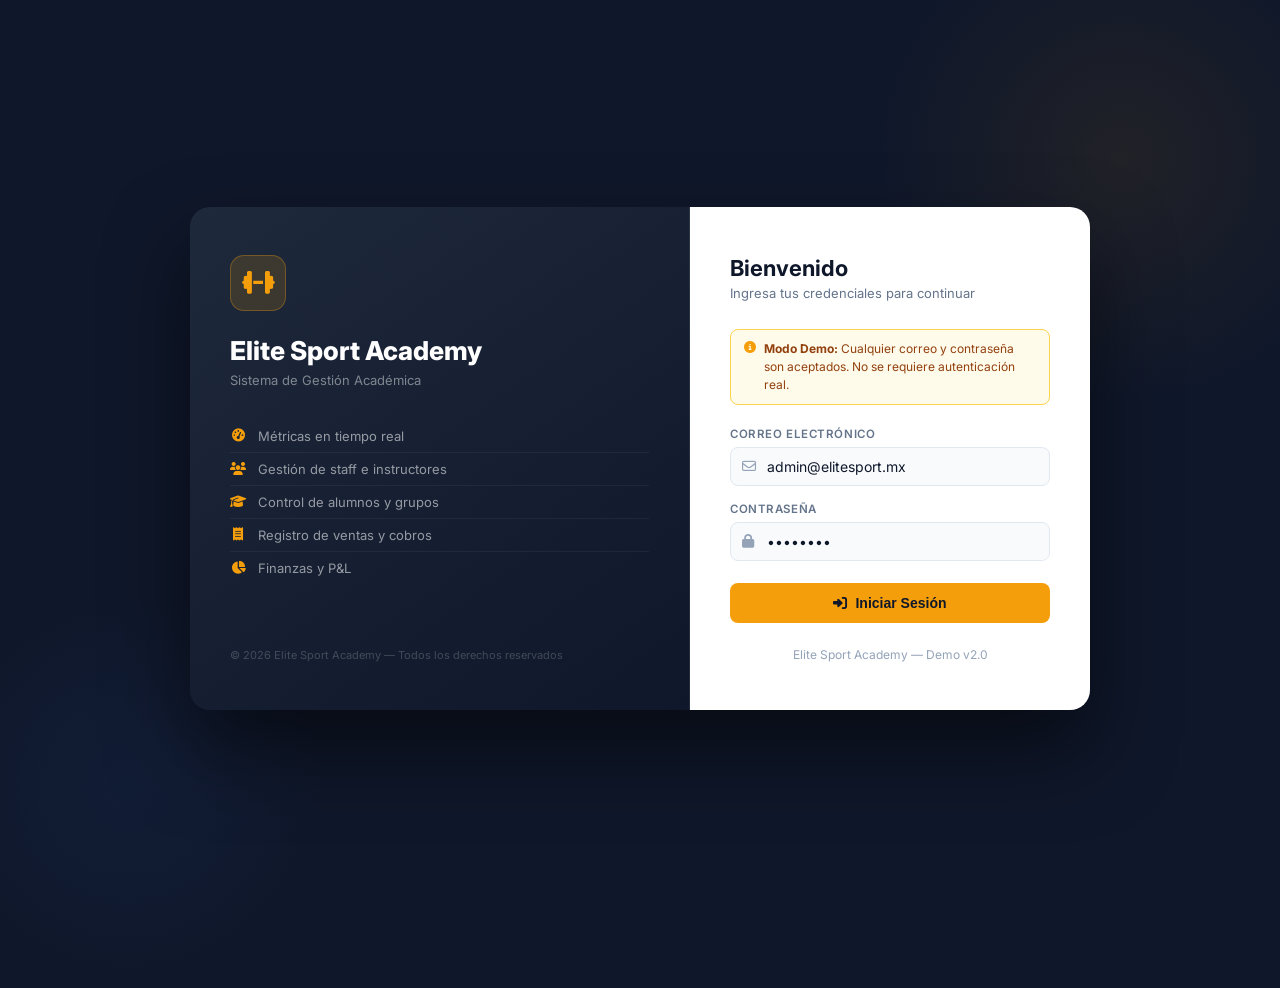
<file: index.html>
<!DOCTYPE html>
<html lang="es">
<head>
  <meta charset="UTF-8">
  <meta name="viewport" content="width=device-width, initial-scale=1.0">
  <title>Elite Sport Academy — Iniciar Sesión</title>
  <link rel="preconnect" href="https://fonts.googleapis.com">
  <link href="https://fonts.googleapis.com/css2?family=Inter:wght@400;500;600;700&display=swap" rel="stylesheet">
  <link rel="stylesheet" href="https://cdnjs.cloudflare.com/ajax/libs/font-awesome/6.5.0/css/all.min.css">
  <style>
    *, *::before, *::after { box-sizing: border-box; }
    body {
      font-family: 'Inter', sans-serif;
      background: #0F172A;
      min-height: 100vh;
      display: flex;
      align-items: center;
      justify-content: center;
      padding: 16px;
      position: relative;
      overflow: hidden;
    }

    /* Decorative background circles */
    body::before {
      content: '';
      position: absolute;
      width: 500px; height: 500px;
      border-radius: 50%;
      background: radial-gradient(circle, rgba(245,158,11,0.08) 0%, transparent 70%);
      top: -100px; right: -100px;
      pointer-events: none;
    }
    body::after {
      content: '';
      position: absolute;
      width: 400px; height: 400px;
      border-radius: 50%;
      background: radial-gradient(circle, rgba(59,130,246,0.06) 0%, transparent 70%);
      bottom: -80px; left: -80px;
      pointer-events: none;
    }

    .login-wrap {
      display: flex;
      width: 100%;
      max-width: 900px;
      border-radius: 20px;
      overflow: hidden;
      box-shadow: 0 40px 80px rgba(0,0,0,0.5);
      position: relative;
      z-index: 1;
    }

    /* Left panel */
    .login-brand {
      flex: 1;
      background: linear-gradient(145deg, #1E293B 0%, #0F172A 100%);
      padding: 48px 40px;
      display: flex;
      flex-direction: column;
      justify-content: space-between;
      border-right: 1px solid rgba(255,255,255,0.06);
    }

    .brand-top { }

    .brand-icon {
      width: 56px; height: 56px;
      background: rgba(245,158,11,0.15);
      border: 1px solid rgba(245,158,11,0.3);
      border-radius: 14px;
      display: flex;
      align-items: center;
      justify-content: center;
      margin-bottom: 24px;
    }
    .brand-icon i { font-size: 26px; color: #F59E0B; }

    .brand-name { font-size: 26px; font-weight: 800; color: #fff; margin: 0 0 6px; }
    .brand-tagline { font-size: 13px; color: rgba(255,255,255,0.45); margin: 0 0 32px; }

    .feature-list { list-style: none; padding: 0; margin: 0; }
    .feature-list li {
      display: flex;
      align-items: center;
      gap: 12px;
      color: rgba(255,255,255,0.55);
      font-size: 13px;
      padding: 8px 0;
      border-bottom: 1px solid rgba(255,255,255,0.05);
    }
    .feature-list li:last-child { border-bottom: none; }
    .feature-list li i { color: #F59E0B; width: 16px; text-align: center; font-size: 13px; }

    .brand-footer { font-size: 11px; color: rgba(255,255,255,0.2); margin-top: 40px; }

    /* Right panel — form */
    .login-form-wrap {
      flex: 0 0 400px;
      background: #fff;
      padding: 48px 40px;
      display: flex;
      flex-direction: column;
      justify-content: center;
    }

    .form-title { font-size: 22px; font-weight: 700; color: #0F172A; margin: 0 0 4px; }
    .form-subtitle { font-size: 13px; color: #64748B; margin: 0 0 28px; }

    .demo-notice {
      background: #FFFBEB;
      border: 1px solid #FCD34D;
      border-radius: 8px;
      padding: 10px 13px;
      font-size: 12px;
      color: #92400E;
      display: flex;
      align-items: flex-start;
      gap: 8px;
      margin-bottom: 22px;
      line-height: 1.5;
    }
    .demo-notice i { color: #F59E0B; margin-top: 1px; flex-shrink: 0; }

    .form-group { margin-bottom: 16px; }
    .form-group label { display: block; font-size: 11.5px; font-weight: 600; color: #64748B; margin-bottom: 6px; text-transform: uppercase; letter-spacing: 0.05em; }

    .input-wrap { position: relative; }
    .input-wrap i { position: absolute; left: 12px; top: 50%; transform: translateY(-50%); color: #94A3B8; font-size: 14px; }
    .input-wrap input {
      width: 100%;
      padding: 10px 12px 10px 36px;
      border: 1.5px solid #E2E8F0;
      border-radius: 8px;
      font-size: 14px;
      font-family: 'Inter', sans-serif;
      color: #0F172A;
      background: #F8FAFC;
      outline: none;
      transition: border-color 0.15s, box-shadow 0.15s;
    }
    .input-wrap input:focus { border-color: #F59E0B; box-shadow: 0 0 0 3px rgba(245,158,11,0.12); background: #fff; }

    .btn-login {
      width: 100%;
      padding: 12px;
      background: #F59E0B;
      color: #0F172A;
      font-weight: 700;
      font-size: 14px;
      border: none;
      border-radius: 8px;
      cursor: pointer;
      transition: background 0.15s, transform 0.1s;
      margin-top: 6px;
      display: flex;
      align-items: center;
      justify-content: center;
      gap: 8px;
    }
    .btn-login:hover { background: #D97706; }
    .btn-login:active { transform: scale(0.99); }

    .form-footer { text-align: center; margin-top: 24px; font-size: 12px; color: #94A3B8; }

    @media (max-width: 700px) {
      .login-brand { display: none; }
      .login-form-wrap { flex: 1; }
    }
  </style>
</head>
<body>
  <div class="login-wrap">
    <!-- Brand panel -->
    <div class="login-brand">
      <div class="brand-top">
        <div class="brand-icon"><i class="fa-solid fa-dumbbell"></i></div>
        <h1 class="brand-name">Elite Sport Academy</h1>
        <p class="brand-tagline">Sistema de Gestión Académica</p>
        <ul class="feature-list">
          <li><i class="fa-solid fa-gauge-high"></i> Métricas en tiempo real</li>
          <li><i class="fa-solid fa-users"></i> Gestión de staff e instructores</li>
          <li><i class="fa-solid fa-graduation-cap"></i> Control de alumnos y grupos</li>
          <li><i class="fa-solid fa-receipt"></i> Registro de ventas y cobros</li>
          <li><i class="fa-solid fa-chart-pie"></i> Finanzas y P&amp;L</li>
        </ul>
      </div>
      <div class="brand-footer">&copy; 2026 Elite Sport Academy — Todos los derechos reservados</div>
    </div>

    <!-- Form panel -->
    <div class="login-form-wrap">
      <h2 class="form-title">Bienvenido</h2>
      <p class="form-subtitle">Ingresa tus credenciales para continuar</p>

      <div class="demo-notice">
        <i class="fa-solid fa-circle-info"></i>
        <span><strong>Modo Demo:</strong> Cualquier correo y contraseña son aceptados. No se requiere autenticación real.</span>
      </div>

      <div class="form-group">
        <label for="email">Correo Electrónico</label>
        <div class="input-wrap">
          <i class="fa-regular fa-envelope"></i>
          <input type="email" id="email" placeholder="admin@elitesport.mx" value="admin@elitesport.mx">
        </div>
      </div>

      <div class="form-group">
        <label for="password">Contraseña</label>
        <div class="input-wrap">
          <i class="fa-solid fa-lock"></i>
          <input type="password" id="password" placeholder="••••••••" value="demo1234">
        </div>
      </div>

      <button class="btn-login" onclick="window.location.href='dashboard.html'">
        <i class="fa-solid fa-right-to-bracket"></i> Iniciar Sesión
      </button>

      <div class="form-footer">
        Elite Sport Academy &mdash; Demo v2.0
      </div>
    </div>
  </div>
</body>
</html>
</file>
